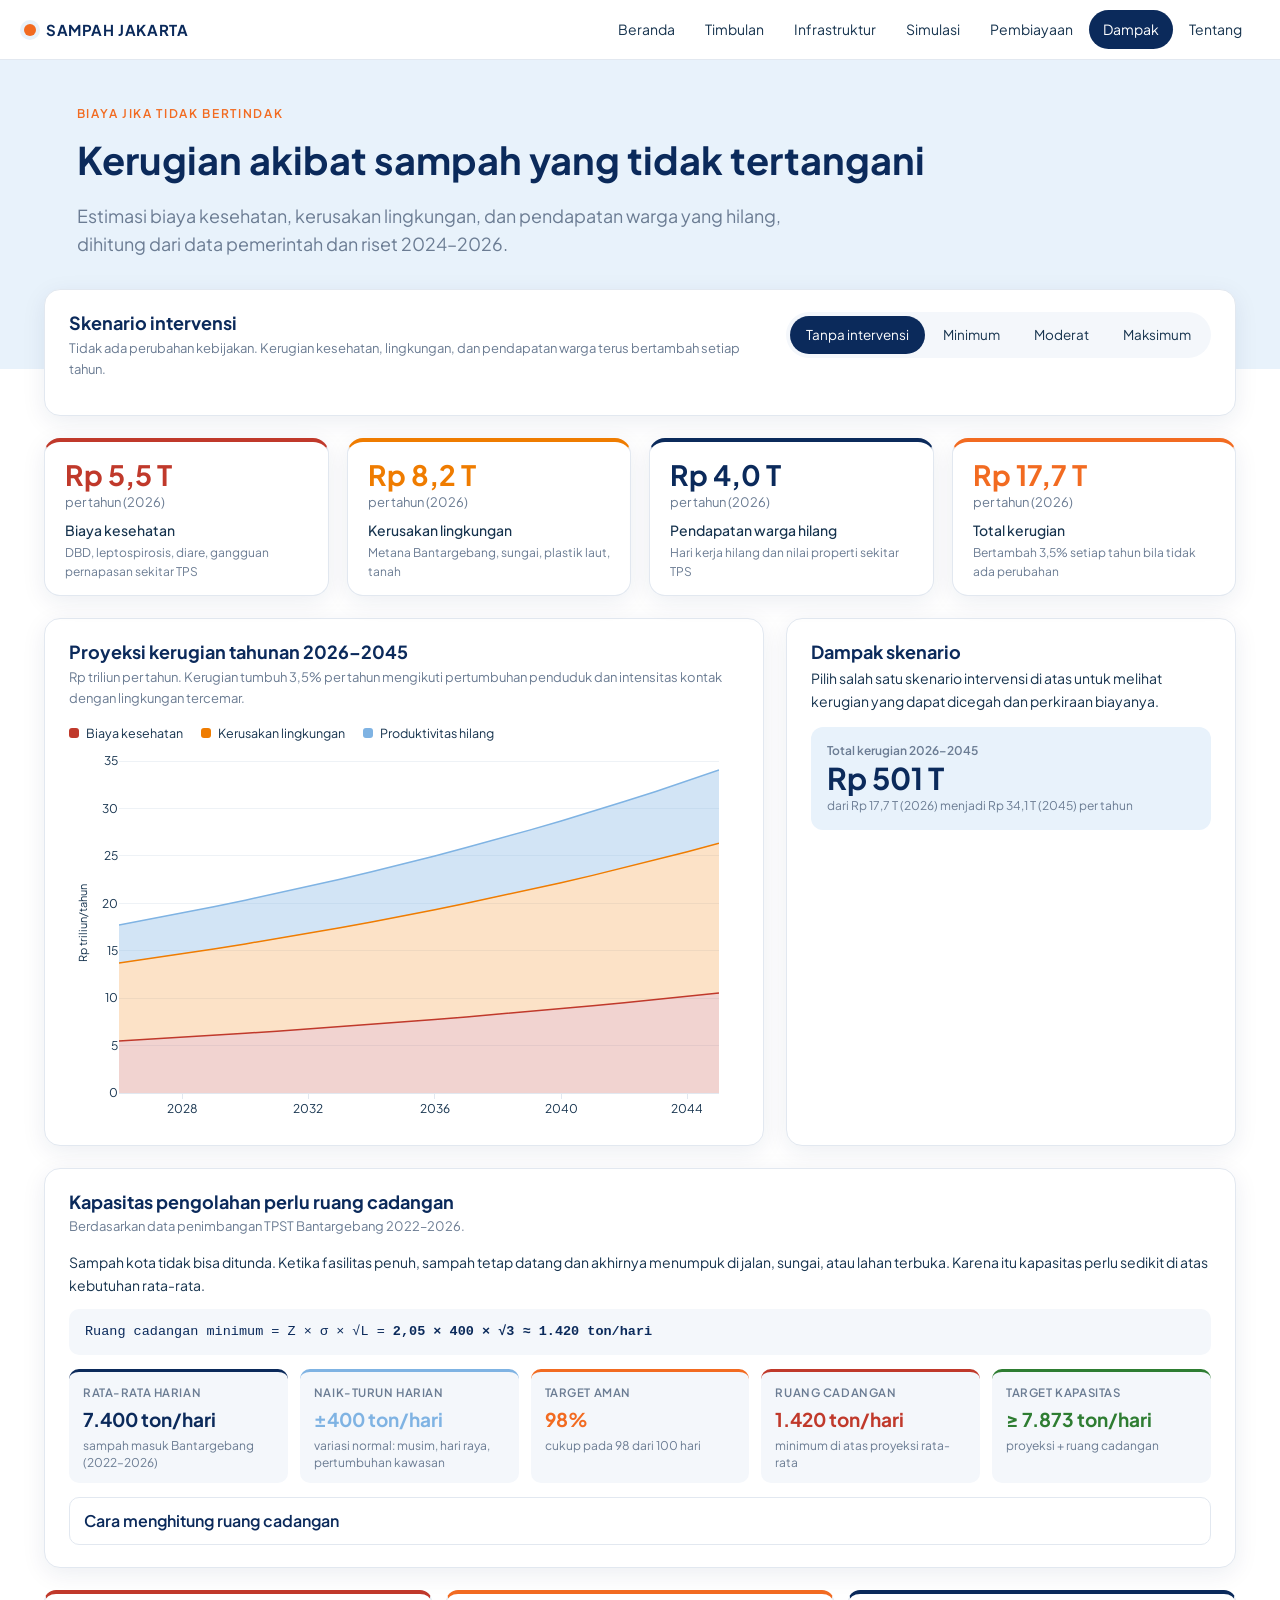
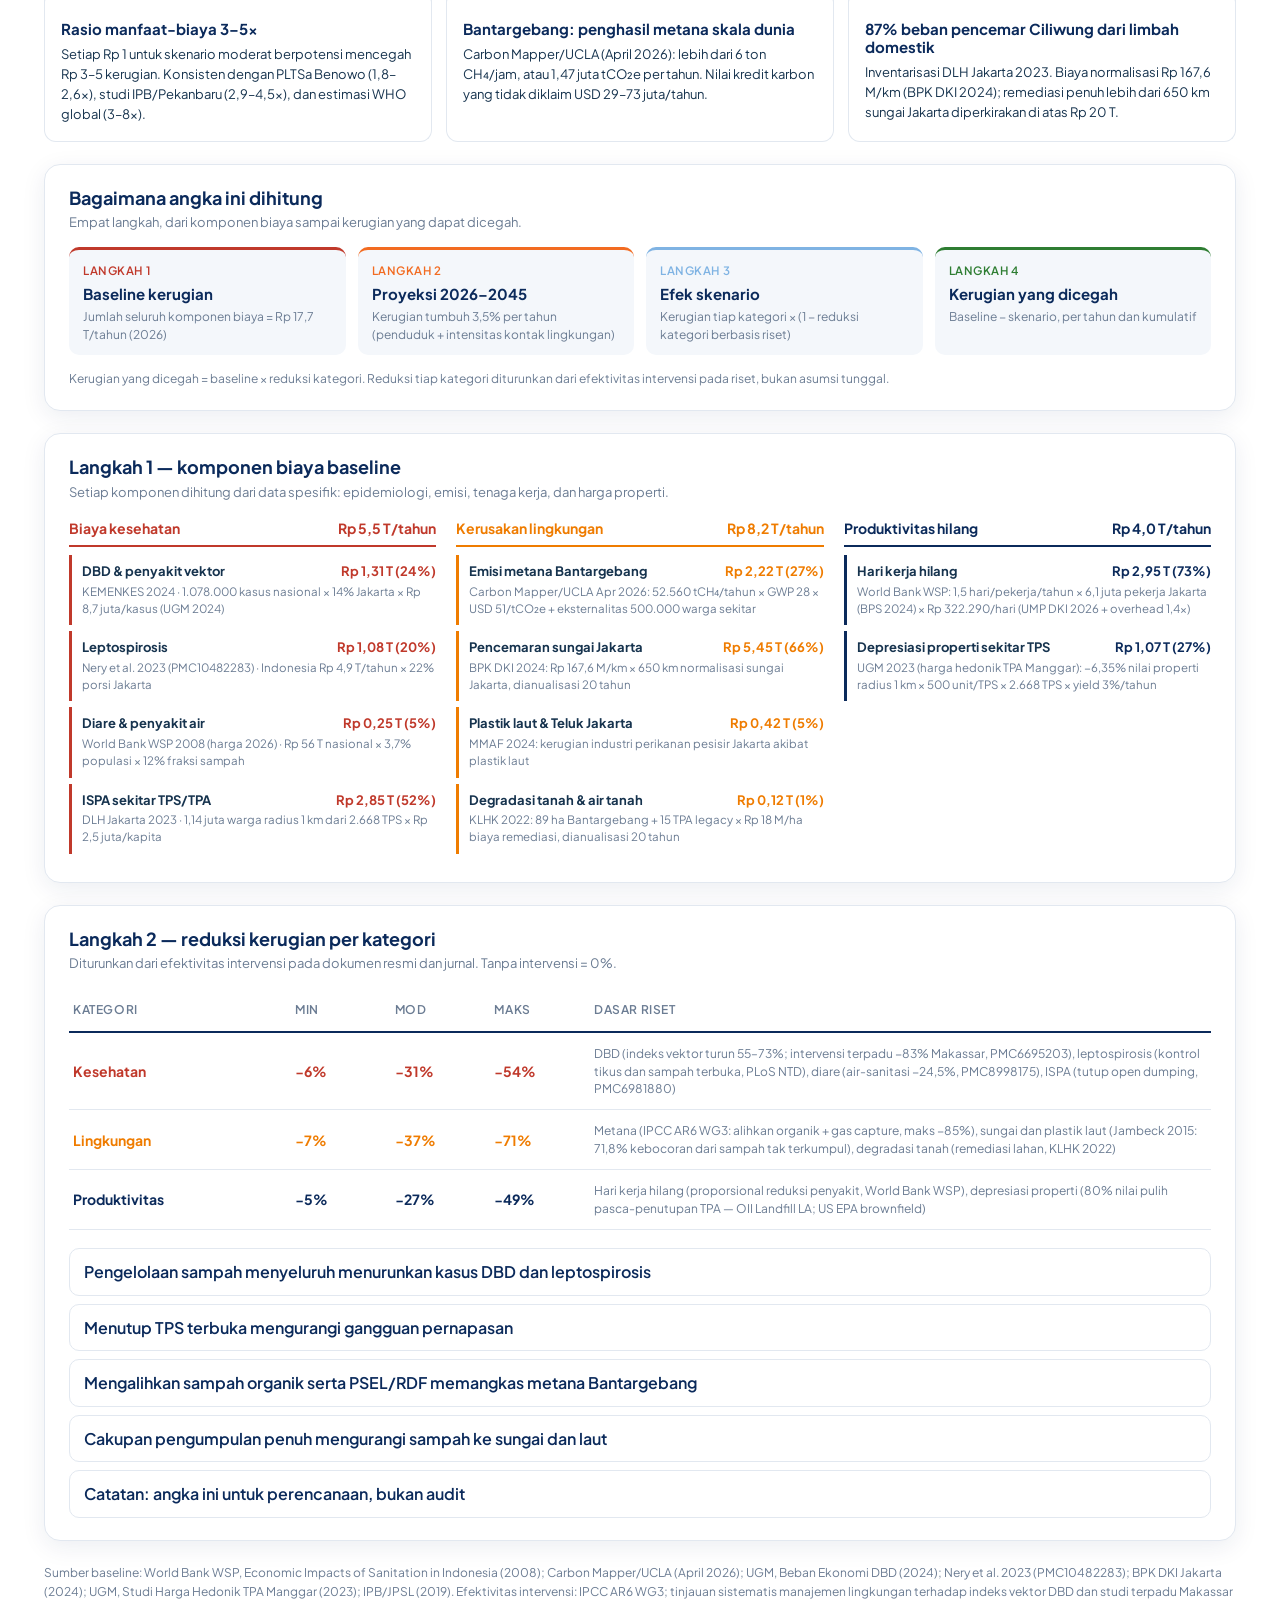
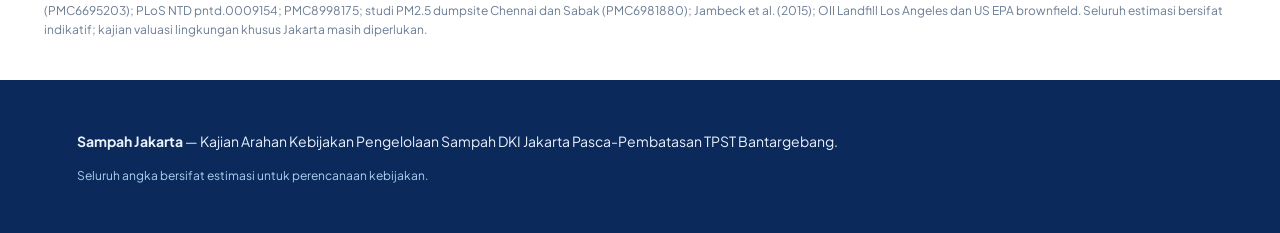
<file: dampak.html>
<!DOCTYPE html>
<html lang="id">
<head>
  <meta charset="utf-8">
  <meta name="viewport" content="width=device-width, initial-scale=1">
  <title>Dampak — Sampah Jakarta</title>
  <meta name="description" content="Estimasi kerugian kesehatan, lingkungan, dan produktivitas jika masalah sampah Jakarta tidak ditangani, 2026–2045.">
  <link rel="preconnect" href="https://fonts.googleapis.com">
  <link rel="preconnect" href="https://fonts.gstatic.com" crossorigin>
  <link href="https://fonts.googleapis.com/css2?family=Plus+Jakarta+Sans:wght@400;500;600;700&display=swap" rel="stylesheet">
  <link rel="stylesheet" href="css/style.css?v=20261119">
</head>
<body class="page">

  <nav class="topnav" aria-label="Navigasi utama">
    <a class="site-title" href="index.html"><span class="dot"></span>SAMPAH JAKARTA</a>
    <button class="nav-toggle" aria-label="Buka menu" aria-expanded="false">☰</button>
    <div class="topnav-links">
      <a href="index.html">Beranda</a>
      <a href="timbulan.html">Timbulan</a>
      <a href="infrastruktur.html">Infrastruktur</a>
      <a href="simulasi.html">Simulasi</a>
      <a href="pembiayaan.html">Pembiayaan</a>
      <a class="active" href="dampak.html">Dampak</a>
      <a href="tentang.html">Tentang</a>
    </div>
  </nav>

  <header class="page-header">
    <p class="eyebrow">Biaya jika tidak bertindak</p>
    <h1>Kerugian akibat sampah yang tidak tertangani</h1>
    <p class="lead">Estimasi biaya kesehatan, kerusakan lingkungan, dan pendapatan warga yang hilang, dihitung dari data pemerintah dan riset 2024–2026.</p>
  </header>

  <main class="page-body">
    <section class="panel sken-panel">
      <div class="panel-head panel-head-row">
        <div><h2>Skenario intervensi</h2><p id="sken-desc"></p></div>
        <div class="seg" id="seg" role="radiogroup" aria-label="Skenario"></div>
      </div>
    </section>

    <section class="stats stats-page stats-sim" aria-label="Kerugian 2026">
      <article class="stat stat-alert"><p class="stat-num" data-k="kes">–</p><p class="stat-unit" data-k="kes_d">per tahun (2026)</p><p class="stat-label">Biaya kesehatan</p><p class="stat-note">DBD, leptospirosis, diare, gangguan pernapasan sekitar TPS</p></article>
      <article class="stat" style="border-top-color:var(--siaga)"><p class="stat-num" style="color:var(--siaga)" data-k="lng">–</p><p class="stat-unit" data-k="lng_d">per tahun (2026)</p><p class="stat-label">Kerusakan lingkungan</p><p class="stat-note">Metana Bantargebang, sungai, plastik laut, tanah</p></article>
      <article class="stat"><p class="stat-num" data-k="prd">–</p><p class="stat-unit" data-k="prd_d">per tahun (2026)</p><p class="stat-label">Pendapatan warga hilang</p><p class="stat-note">Hari kerja hilang dan nilai properti sekitar TPS</p></article>
      <article class="stat stat-warn"><p class="stat-num" data-k="tot">–</p><p class="stat-unit" data-k="tot_d">per tahun (2026)</p><p class="stat-label">Total kerugian</p><p class="stat-note" data-k="tot_note"></p></article>
    </section>

    <section class="grid-2 grid-proj">
      <article class="panel">
        <div class="panel-head"><h2>Proyeksi kerugian tahunan 2026–2045</h2>
          <p>Rp triliun per tahun. Kerugian tumbuh 3,5% per tahun mengikuti pertumbuhan penduduk dan intensitas kontak dengan lingkungan tercemar.</p></div>
        <ul class="line-legend" id="dampak-legend"></ul>
        <div id="dampak-chart" class="proj-plot"></div>
      </article>
      <article class="panel" id="savings"></article>
    </section>

    <section class="panel">
      <div class="panel-head"><h2>Kapasitas pengolahan perlu ruang cadangan</h2>
        <p>Berdasarkan data penimbangan TPST Bantargebang 2022–2026.</p></div>
      <p class="body-text">Sampah kota tidak bisa ditunda. Ketika fasilitas penuh, sampah tetap datang dan akhirnya menumpuk di jalan,
        sungai, atau lahan terbuka. Karena itu kapasitas perlu sedikit di atas kebutuhan rata-rata.</p>
      <div class="formula">Ruang cadangan minimum = Z × σ × √L = <b data-k="sc_formula"></b></div>
      <div class="metric-row" id="safety"></div>
      <details class="asumsi-item"><summary>Cara menghitung ruang cadangan</summary>
        <div class="body-text">
          <p>Jumlah sampah harian naik-turun di sekitar rata-rata <b>7.400 ton</b> dengan variasi sekitar <b>±400 ton</b> per hari.
            Besarnya cadangan bergantung pada seberapa yakin kita ingin kapasitas selalu cukup. Bila naik-turunnya mengikuti
            pola kurva lonceng, tiap tingkat keyakinan punya angka pengalinya:</p>
          <table class="harga-table ladder"><thead><tr><th>Di atas rata-rata</th><th>Hari tercukupi</th></tr></thead>
            <tbody><tr><td>+1 σ</td><td>±84%</td></tr><tr><td>+1,64 σ</td><td>95%</td></tr><tr class="hl-row"><td>+2,05 σ</td><td>98%</td></tr><tr><td>+2,33 σ</td><td>99%</td></tr></tbody></table>
          <p>Target yang dipakai <b>98%</b>: fasilitas cukup pada 98 dari 100 hari, sehingga pengalinya 2,05. Masa tunggu 3 bulan
            diperhitungkan karena menambah kapasitas tidak instan. Asumsi distribusi normal adalah penyederhanaan. Data
            Februari–November 2023 tidak dipakai karena ada ketidaksesuaian satuan.</p>
        </div>
      </details>
    </section>

    <section class="skema-grid">
      <article class="skema-card" style="border-top-color:var(--kritis)"><h3>Rasio manfaat-biaya 3–5×</h3>
        <p>Setiap Rp 1 untuk skenario moderat berpotensi mencegah Rp 3–5 kerugian. Konsisten dengan PLTSa Benowo (1,8–2,6×), studi IPB/Pekanbaru (2,9–4,5×), dan estimasi WHO global (3–8×).</p></article>
      <article class="skema-card" style="border-top-color:var(--orange)"><h3>Bantargebang: penghasil metana skala dunia</h3>
        <p>Carbon Mapper/UCLA (April 2026): lebih dari 6 ton CH₄/jam, atau 1,47 juta tCO₂e per tahun. Nilai kredit karbon yang tidak diklaim USD 29–73 juta/tahun.</p></article>
      <article class="skema-card" style="border-top-color:var(--navy)"><h3>87% beban pencemar Ciliwung dari limbah domestik</h3>
        <p>Inventarisasi DLH Jakarta 2023. Biaya normalisasi Rp 167,6 M/km (BPK DKI 2024); remediasi penuh lebih dari 650 km sungai Jakarta diperkirakan di atas Rp 20 T.</p></article>
    </section>

    <section class="panel">
      <div class="panel-head"><h2>Bagaimana angka ini dihitung</h2><p>Empat langkah, dari komponen biaya sampai kerugian yang dapat dicegah.</p></div>
      <div class="metric-row steps" id="steps"></div>
      <p class="source-note">Kerugian yang dicegah = baseline × reduksi kategori. Reduksi tiap kategori diturunkan dari efektivitas intervensi pada riset, bukan asumsi tunggal.</p>
    </section>

    <section class="panel">
      <div class="panel-head"><h2>Langkah 1 — komponen biaya baseline</h2><p>Setiap komponen dihitung dari data spesifik: epidemiologi, emisi, tenaga kerja, dan harga properti.</p></div>
      <div class="komp-cols" id="komponen"></div>
    </section>

    <section class="panel">
      <div class="panel-head"><h2>Langkah 2 — reduksi kerugian per kategori</h2><p>Diturunkan dari efektivitas intervensi pada dokumen resmi dan jurnal. Tanpa intervensi = 0%.</p></div>
      <div class="red-table" id="reduksi"></div>
      <div class="asumsi" id="riset" style="margin-top:18px"></div>
    </section>

    <p class="source-note">Sumber baseline: World Bank WSP, Economic Impacts of Sanitation in Indonesia (2008); Carbon Mapper/UCLA (April 2026);
      UGM, Beban Ekonomi DBD (2024); Nery et al. 2023 (PMC10482283); BPK DKI Jakarta (2024); UGM, Studi Harga Hedonik TPA Manggar (2023);
      IPB/JPSL (2019). Efektivitas intervensi: IPCC AR6 WG3; tinjauan sistematis manajemen lingkungan terhadap indeks vektor DBD dan studi
      terpadu Makassar (PMC6695203); PLoS NTD pntd.0009154; PMC8998175; studi PM2.5 dumpsite Chennai dan Sabak (PMC6981880); Jambeck et al.
      (2015); OII Landfill Los Angeles dan US EPA brownfield. Seluruh estimasi bersifat indikatif; kajian valuasi lingkungan khusus Jakarta masih diperlukan.</p>
  </main>

  <footer class="footer">
    <p><b>Sampah Jakarta</b> — Kajian Arahan Kebijakan Pengelolaan Sampah DKI Jakarta Pasca-Pembatasan TPST Bantargebang.</p>
    <p class="small">Seluruh angka bersifat estimasi untuk perencanaan kebijakan.</p>
  </footer>

  <script src="https://cdn.plot.ly/plotly-2.35.2.min.js"></script>
  <script src="js/common.js?v=20261119"></script>
  <script src="js/dampak-model.js?v=20261119"></script>
  <script src="js/dampak.js?v=20261119"></script>
</body>
</html>
</file>
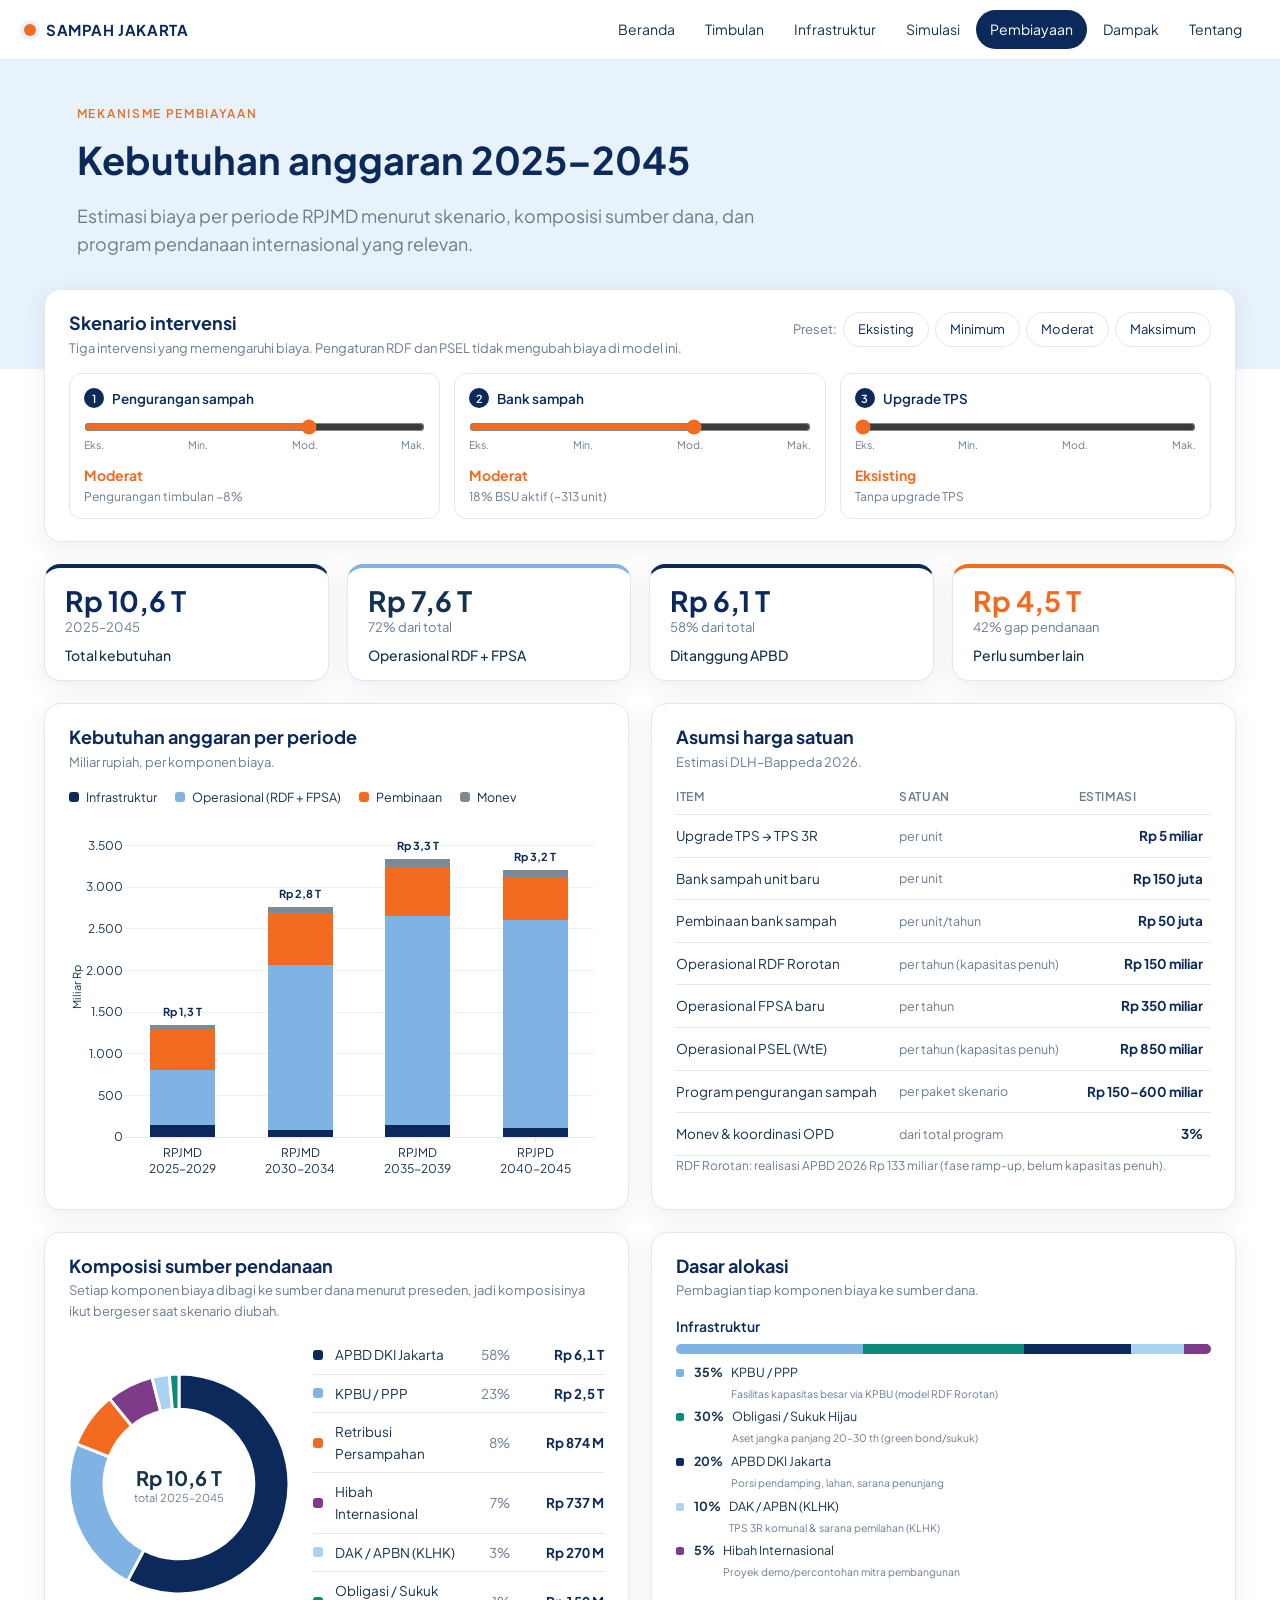
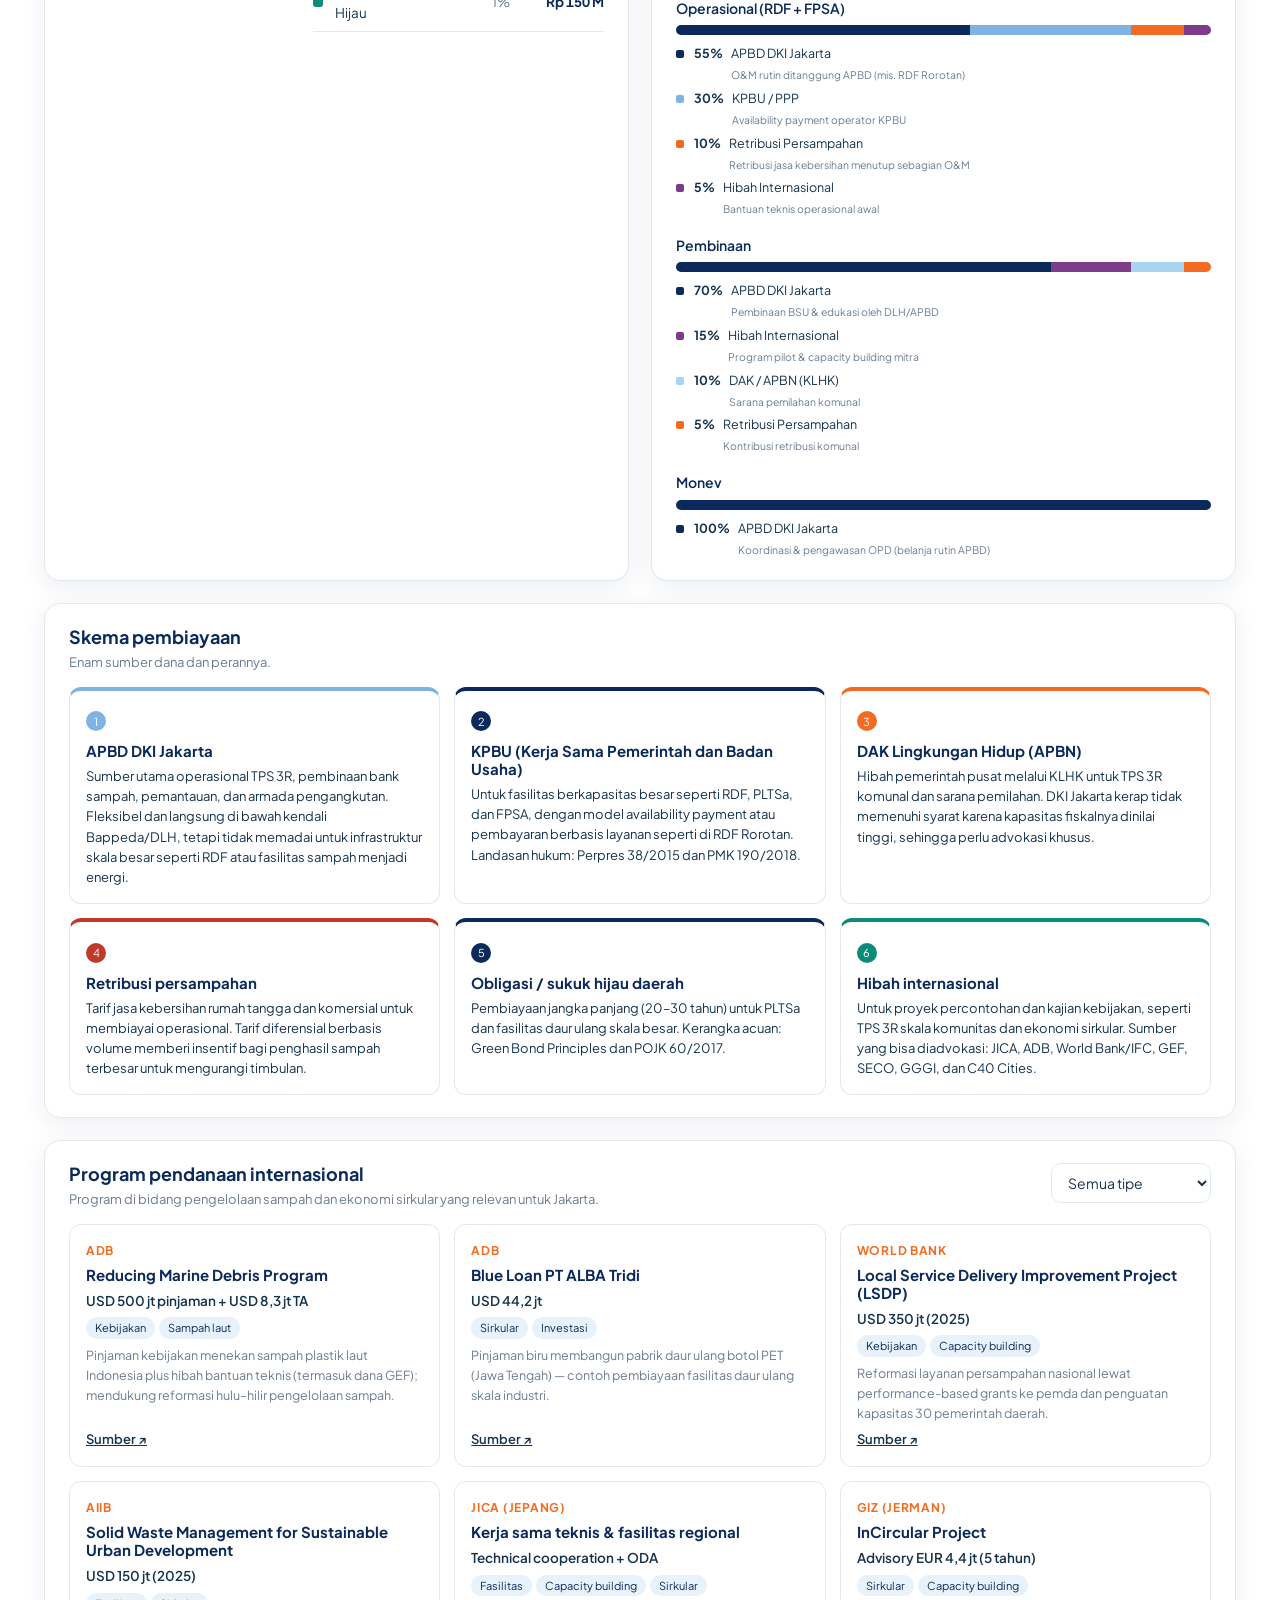
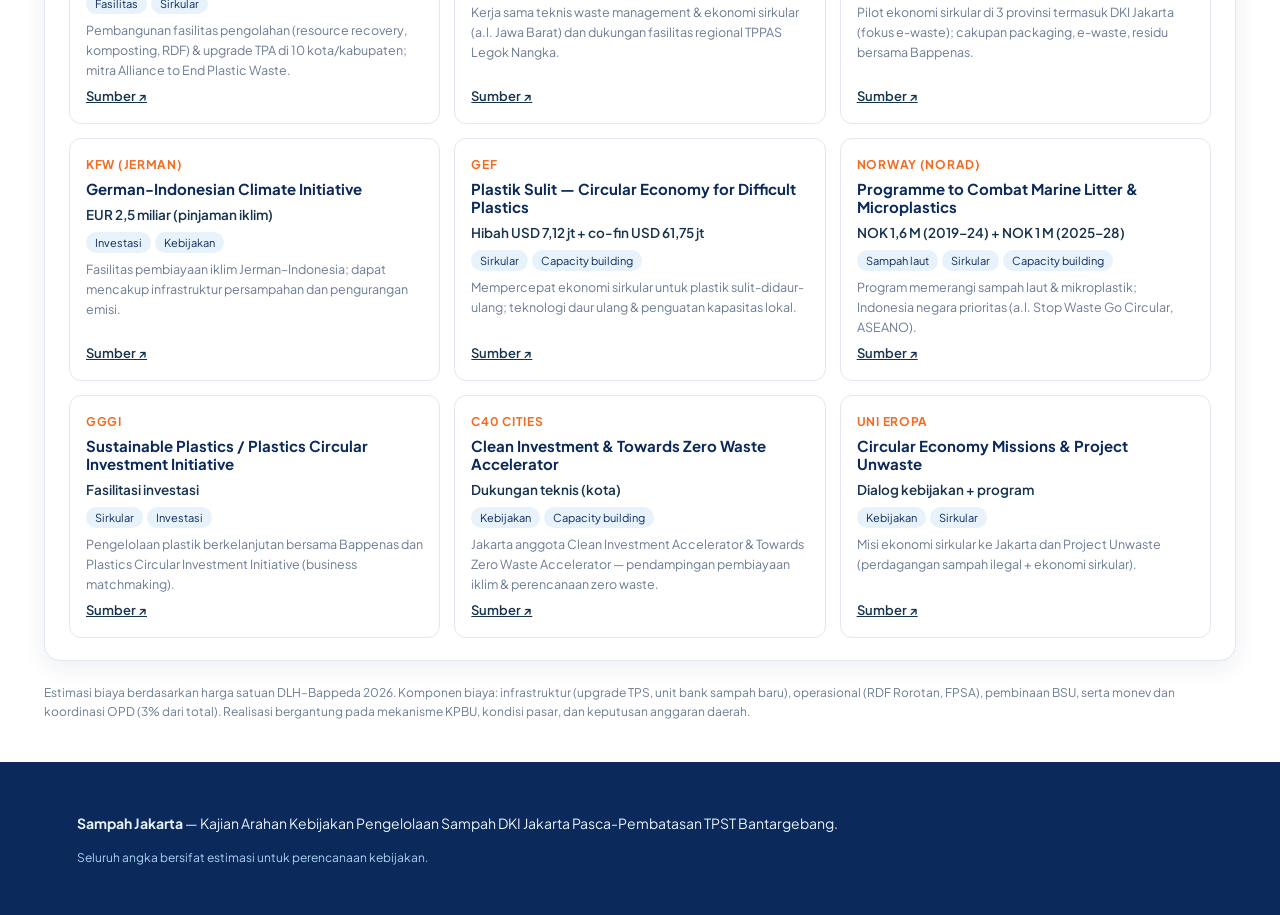
<file: pembiayaan.html>
<!DOCTYPE html>
<html lang="id">
<head>
  <meta charset="utf-8">
  <meta name="viewport" content="width=device-width, initial-scale=1">
  <title>Pembiayaan — Sampah Jakarta</title>
  <meta name="description" content="Estimasi kebutuhan anggaran pengelolaan sampah Jakarta 2025–2045, komposisi sumber dana, dan katalog donor.">
  <link rel="preconnect" href="https://fonts.googleapis.com">
  <link rel="preconnect" href="https://fonts.gstatic.com" crossorigin>
  <link href="https://fonts.googleapis.com/css2?family=Plus+Jakarta+Sans:wght@400;500;600;700&display=swap" rel="stylesheet">
  <link rel="stylesheet" href="css/style.css?v=20261119">
</head>
<body class="page">

  <nav class="topnav" aria-label="Navigasi utama">
    <a class="site-title" href="index.html"><span class="dot"></span>SAMPAH JAKARTA</a>
    <button class="nav-toggle" aria-label="Buka menu" aria-expanded="false">☰</button>
    <div class="topnav-links">
      <a href="index.html">Beranda</a>
      <a href="timbulan.html">Timbulan</a>
      <a href="infrastruktur.html">Infrastruktur</a>
      <a href="simulasi.html">Simulasi</a>
      <a class="active" href="pembiayaan.html">Pembiayaan</a>
      <a href="dampak.html">Dampak</a>
      <a href="tentang.html">Tentang</a>
    </div>
  </nav>

  <header class="page-header">
    <p class="eyebrow">Mekanisme pembiayaan</p>
    <h1>Kebutuhan anggaran 2025–2045</h1>
    <p class="lead">Estimasi biaya per periode RPJMD menurut skenario, komposisi sumber dana, dan program pendanaan internasional yang relevan.</p>
  </header>

  <main class="page-body">
    <section class="panel sken-panel" aria-label="Pengaturan skenario">
      <div class="panel-head panel-head-row">
        <div><h2>Skenario intervensi</h2><p>Tiga intervensi yang memengaruhi biaya. Pengaturan RDF dan PSEL tidak mengubah biaya di model ini.</p></div>
        <div class="preset-row">
          <span>Preset:</span>
          <button class="btn-chip" data-preset="eksisting">Eksisting</button>
          <button class="btn-chip" data-preset="minimum">Minimum</button>
          <button class="btn-chip" data-preset="moderat">Moderat</button>
          <button class="btn-chip" data-preset="maksimum">Maksimum</button>
        </div>
      </div>
      <div id="sken-grid" class="sken-grid sken-grid-3"></div>
    </section>

    <section class="stats stats-page stats-sim" aria-label="Ringkasan biaya">
      <article class="stat"><p class="stat-num" data-k="total">–</p><p class="stat-unit">2025–2045</p><p class="stat-label">Total kebutuhan</p></article>
      <article class="stat" style="border-top-color:#7FB3E3"><p class="stat-num" style="color:#16334E" data-k="ops">–</p><p class="stat-unit" data-k="ops_pct">–</p><p class="stat-label">Operasional RDF + FPSA</p></article>
      <article class="stat" style="border-top-color:#0B2A5B"><p class="stat-num" data-k="apbd">–</p><p class="stat-unit" data-k="apbd_pct">–</p><p class="stat-label">Ditanggung APBD</p></article>
      <article class="stat stat-warn"><p class="stat-num" data-k="gap">–</p><p class="stat-unit" data-k="gap_pct">–</p><p class="stat-label">Perlu sumber lain</p></article>
    </section>

    <section class="grid-2">
      <article class="panel">
        <div class="panel-head"><h2>Kebutuhan anggaran per periode</h2><p>Miliar rupiah, per komponen biaya.</p></div>
        <ul class="line-legend" id="bar-legend"></ul>
        <div id="anggaran" class="proj-plot"></div>
      </article>
      <article class="panel">
        <div class="panel-head"><h2>Asumsi harga satuan</h2><p>Estimasi DLH–Bappeda 2026.</p></div>
        <table class="harga-table" id="harga"></table>
        <p class="source-note">RDF Rorotan: realisasi APBD 2026 Rp 133 miliar (fase ramp-up, belum kapasitas penuh).</p>
      </article>
    </section>

    <section class="grid-2">
      <article class="panel">
        <div class="panel-head"><h2>Komposisi sumber pendanaan</h2>
          <p>Setiap komponen biaya dibagi ke sumber dana menurut preseden, jadi komposisinya ikut bergeser saat skenario diubah.</p></div>
        <div class="fund-grid"><div id="donut-dana" class="donut"></div><div id="dana-list" class="dana-list"></div></div>
      </article>
      <article class="panel">
        <div class="panel-head"><h2>Dasar alokasi</h2><p>Pembagian tiap komponen biaya ke sumber dana.</p></div>
        <div id="alokasi" class="alokasi"></div>
      </article>
    </section>

    <section class="panel">
      <div class="panel-head"><h2>Skema pembiayaan</h2><p>Enam sumber dana dan perannya.</p></div>
      <div id="skema" class="skema-grid"></div>
    </section>

    <section class="panel">
      <div class="panel-head panel-head-row">
        <div><h2>Program pendanaan internasional</h2><p>Program di bidang pengelolaan sampah dan ekonomi sirkular yang relevan untuk Jakarta.</p></div>
        <select id="donor-filter" class="select" aria-label="Filter tipe program"><option value="">Semua tipe</option></select>
      </div>
      <div id="donor" class="donor-grid"></div>
    </section>

    <p class="source-note">Estimasi biaya berdasarkan harga satuan DLH–Bappeda 2026. Komponen biaya: infrastruktur (upgrade TPS, unit bank
      sampah baru), operasional (RDF Rorotan, FPSA), pembinaan BSU, serta monev dan koordinasi OPD (3% dari total). Realisasi
      bergantung pada mekanisme KPBU, kondisi pasar, dan keputusan anggaran daerah.</p>
  </main>

  <footer class="footer">
    <p><b>Sampah Jakarta</b> — Kajian Arahan Kebijakan Pengelolaan Sampah DKI Jakarta Pasca-Pembatasan TPST Bantargebang.</p>
    <p class="small">Seluruh angka bersifat estimasi untuk perencanaan kebijakan.</p>
  </footer>

  <script src="https://cdn.plot.ly/plotly-2.35.2.min.js"></script>
  <script src="js/common.js?v=20261119"></script>
  <script src="js/sim.js?v=20261119"></script>
  <script src="js/skenario.js?v=20261119"></script>
  <script src="js/pembiayaan.js?v=20261119"></script>
</body>
</html>
</file>
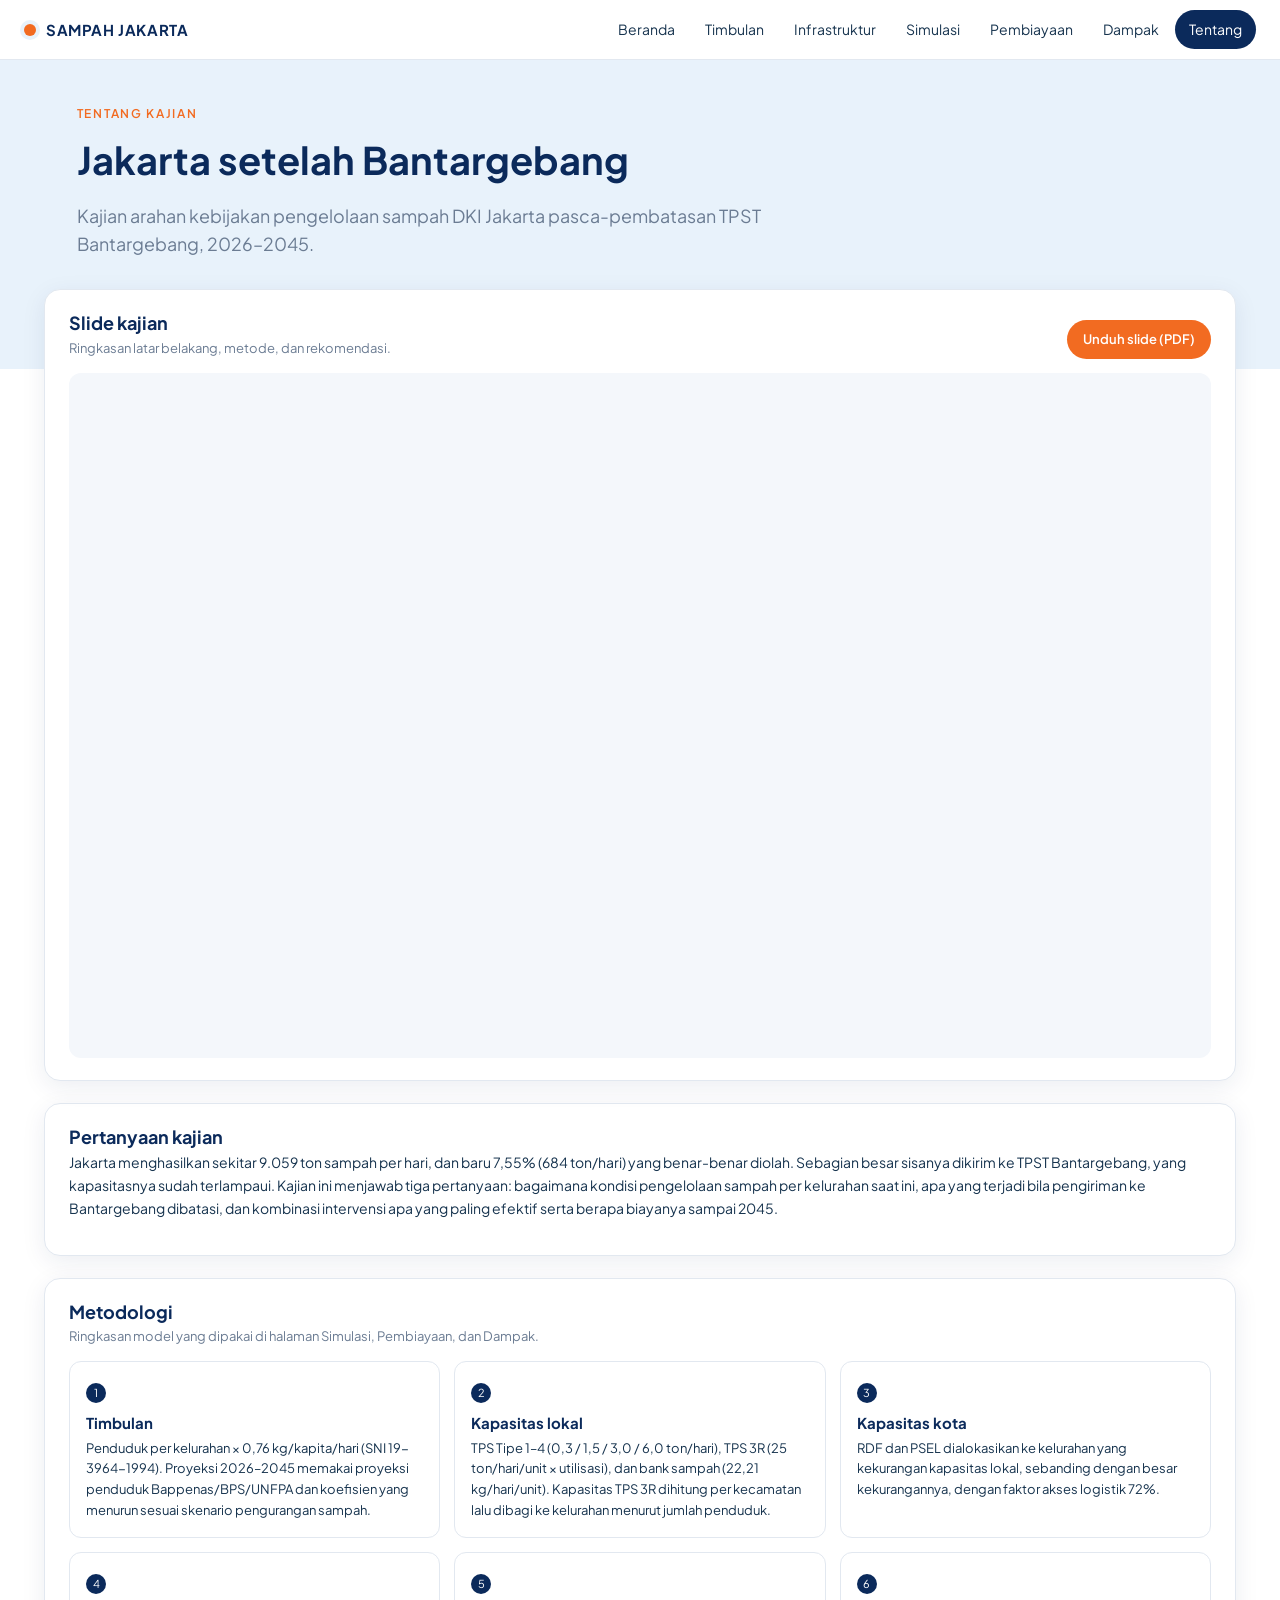
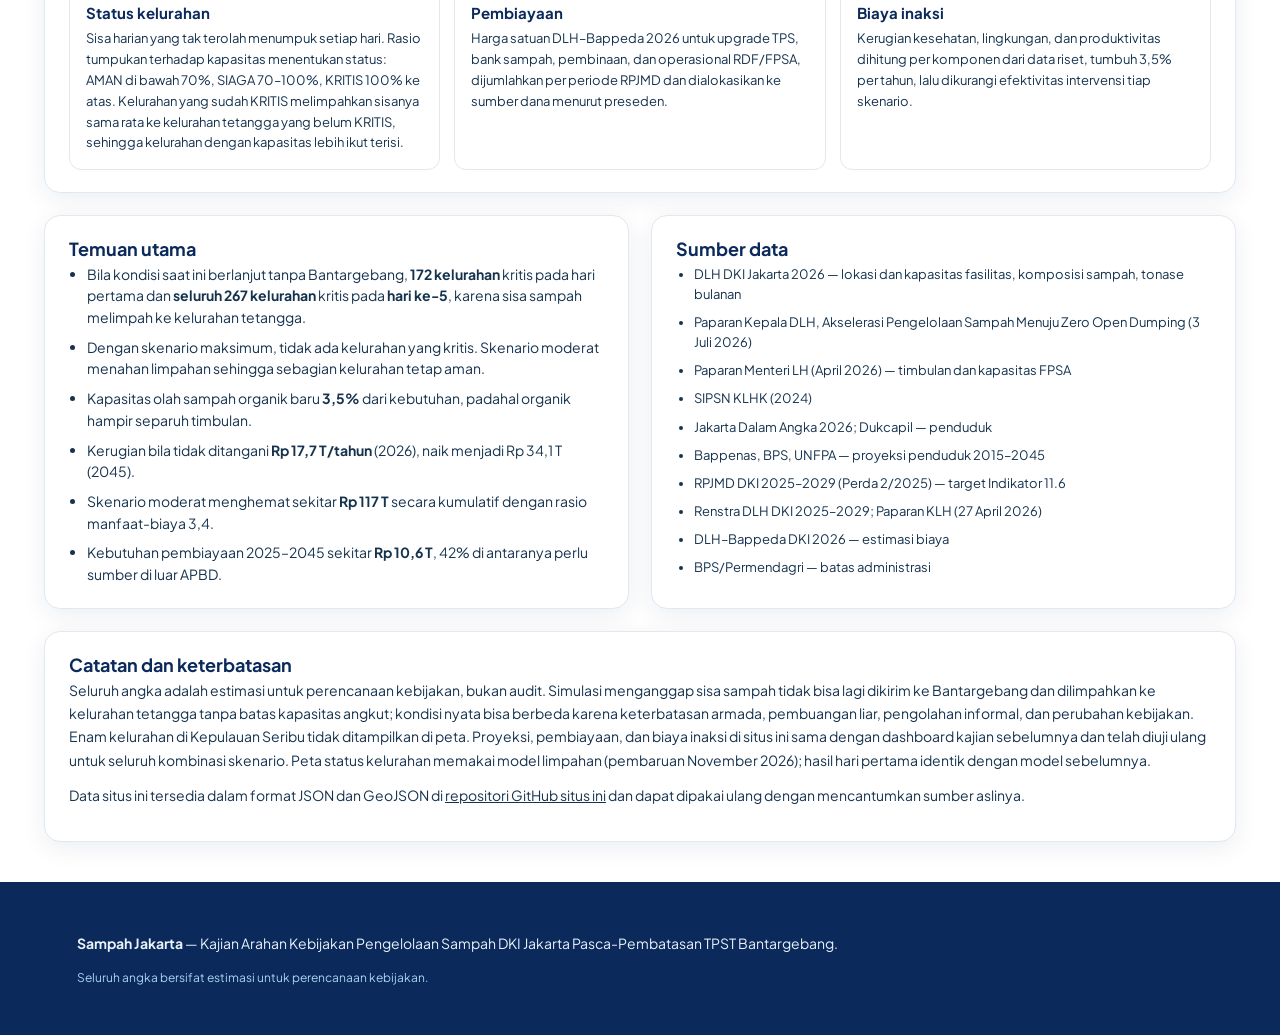
<file: tentang.html>
<!DOCTYPE html>
<html lang="id">
<head>
  <meta charset="utf-8">
  <meta name="viewport" content="width=device-width, initial-scale=1">
  <title>Tentang — Sampah Jakarta</title>
  <meta name="description" content="Tentang kajian pengelolaan sampah DKI Jakarta pasca-pembatasan TPST Bantargebang: slide, metodologi, dan sumber data.">
  <link rel="preconnect" href="https://fonts.googleapis.com">
  <link rel="preconnect" href="https://fonts.gstatic.com" crossorigin>
  <link href="https://fonts.googleapis.com/css2?family=Plus+Jakarta+Sans:wght@400;500;600;700&display=swap" rel="stylesheet">
  <link rel="stylesheet" href="css/style.css?v=20261119">
</head>
<body class="page">

  <nav class="topnav" aria-label="Navigasi utama">
    <a class="site-title" href="index.html"><span class="dot"></span>SAMPAH JAKARTA</a>
    <button class="nav-toggle" aria-label="Buka menu" aria-expanded="false">☰</button>
    <div class="topnav-links">
      <a href="index.html">Beranda</a>
      <a href="timbulan.html">Timbulan</a>
      <a href="infrastruktur.html">Infrastruktur</a>
      <a href="simulasi.html">Simulasi</a>
      <a href="pembiayaan.html">Pembiayaan</a>
      <a href="dampak.html">Dampak</a>
      <a class="active" href="tentang.html">Tentang</a>
    </div>
  </nav>

  <header class="page-header">
    <p class="eyebrow">Tentang kajian</p>
    <h1>Jakarta setelah Bantargebang</h1>
    <p class="lead">Kajian arahan kebijakan pengelolaan sampah DKI Jakarta pasca-pembatasan TPST Bantargebang, 2026–2045.</p>
  </header>

  <main class="page-body">
    <section class="panel sken-panel">
      <div class="panel-head panel-head-row">
        <div><h2>Slide kajian</h2><p>Ringkasan latar belakang, metode, dan rekomendasi.</p></div>
        <a class="btn btn-primary btn-sm" target="_blank" rel="noopener"
          href="https://docs.google.com/presentation/d/e/2PACX-1vSWDKHH0V3ysVYbf6maJlN0EHSbIoh-5COMPHlapEUoTyPPklEMxV8flZEtVOJUz16meml22AWn3_M7/export/pdf">Unduh slide (PDF)</a>
      </div>
      <div class="slides-box">
        <iframe title="Slide kajian" loading="lazy" allowfullscreen
          src="https://docs.google.com/presentation/d/e/2PACX-1vSWDKHH0V3ysVYbf6maJlN0EHSbIoh-5COMPHlapEUoTyPPklEMxV8flZEtVOJUz16meml22AWn3_M7/embed?start=false&loop=false&delayms=3000"></iframe>
      </div>
    </section>

    <section class="panel">
      <div class="panel-head"><h2>Pertanyaan kajian</h2></div>
      <p class="body-text">Jakarta menghasilkan sekitar 9.059 ton sampah per hari, dan baru 7,55% (684 ton/hari) yang benar-benar diolah.
        Sebagian besar sisanya dikirim ke TPST Bantargebang, yang kapasitasnya sudah terlampaui. Kajian ini menjawab tiga pertanyaan:
        bagaimana kondisi pengelolaan sampah per kelurahan saat ini, apa yang terjadi bila pengiriman ke Bantargebang dibatasi, dan
        kombinasi intervensi apa yang paling efektif serta berapa biayanya sampai 2045.</p>
    </section>

    <section class="panel">
      <div class="panel-head"><h2>Metodologi</h2><p>Ringkasan model yang dipakai di halaman Simulasi, Pembiayaan, dan Dampak.</p></div>
      <div class="method-grid">
        <article class="method">
          <span class="sken-no">1</span><h3>Timbulan</h3>
          <p>Penduduk per kelurahan × 0,76 kg/kapita/hari (SNI 19-3964-1994). Proyeksi 2026–2045 memakai proyeksi penduduk
            Bappenas/BPS/UNFPA dan koefisien yang menurun sesuai skenario pengurangan sampah.</p>
        </article>
        <article class="method">
          <span class="sken-no">2</span><h3>Kapasitas lokal</h3>
          <p>TPS Tipe 1–4 (0,3 / 1,5 / 3,0 / 6,0 ton/hari), TPS 3R (25 ton/hari/unit × utilisasi), dan bank sampah
            (22,21 kg/hari/unit). Kapasitas TPS 3R dihitung per kecamatan lalu dibagi ke kelurahan menurut jumlah penduduk.</p>
        </article>
        <article class="method">
          <span class="sken-no">3</span><h3>Kapasitas kota</h3>
          <p>RDF dan PSEL dialokasikan ke kelurahan yang kekurangan kapasitas lokal, sebanding dengan besar kekurangannya, dengan
            faktor akses logistik 72%.</p>
        </article>
        <article class="method">
          <span class="sken-no">4</span><h3>Status kelurahan</h3>
          <p>Sisa harian yang tak terolah menumpuk setiap hari. Rasio tumpukan terhadap kapasitas menentukan status:
            AMAN di bawah 70%, SIAGA 70–100%, KRITIS 100% ke atas. Kelurahan yang sudah KRITIS melimpahkan sisanya sama
            rata ke kelurahan tetangga yang belum KRITIS, sehingga kelurahan dengan kapasitas lebih ikut terisi.</p>
        </article>
        <article class="method">
          <span class="sken-no">5</span><h3>Pembiayaan</h3>
          <p>Harga satuan DLH–Bappeda 2026 untuk upgrade TPS, bank sampah, pembinaan, dan operasional RDF/FPSA, dijumlahkan per
            periode RPJMD dan dialokasikan ke sumber dana menurut preseden.</p>
        </article>
        <article class="method">
          <span class="sken-no">6</span><h3>Biaya inaksi</h3>
          <p>Kerugian kesehatan, lingkungan, dan produktivitas dihitung per komponen dari data riset, tumbuh 3,5% per tahun,
            lalu dikurangi efektivitas intervensi tiap skenario.</p>
        </article>
      </div>
    </section>

    <section class="grid-2">
      <article class="panel">
        <div class="panel-head"><h2>Temuan utama</h2></div>
        <ul class="find-list">
          <li>Bila kondisi saat ini berlanjut tanpa Bantargebang, <b>172 kelurahan</b> kritis pada hari pertama dan
            <b>seluruh 267 kelurahan</b> kritis pada <b>hari ke-5</b>, karena sisa sampah melimpah ke kelurahan tetangga.</li>
          <li>Dengan skenario maksimum, tidak ada kelurahan yang kritis. Skenario moderat menahan limpahan sehingga sebagian kelurahan tetap aman.</li>
          <li>Kapasitas olah sampah organik baru <b>3,5%</b> dari kebutuhan, padahal organik hampir separuh timbulan.</li>
          <li>Kerugian bila tidak ditangani <b>Rp 17,7 T/tahun</b> (2026), naik menjadi Rp 34,1 T (2045).</li>
          <li>Skenario moderat menghemat sekitar <b>Rp 117 T</b> secara kumulatif dengan rasio manfaat-biaya 3,4.</li>
          <li>Kebutuhan pembiayaan 2025–2045 sekitar <b>Rp 10,6 T</b>, 42% di antaranya perlu sumber di luar APBD.</li>
        </ul>
      </article>
      <article class="panel">
        <div class="panel-head"><h2>Sumber data</h2></div>
        <ul class="src-list">
          <li>DLH DKI Jakarta 2026 — lokasi dan kapasitas fasilitas, komposisi sampah, tonase bulanan</li>
          <li>Paparan Kepala DLH, Akselerasi Pengelolaan Sampah Menuju Zero Open Dumping (3 Juli 2026)</li>
          <li>Paparan Menteri LH (April 2026) — timbulan dan kapasitas FPSA</li>
          <li>SIPSN KLHK (2024)</li>
          <li>Jakarta Dalam Angka 2026; Dukcapil — penduduk</li>
          <li>Bappenas, BPS, UNFPA — proyeksi penduduk 2015–2045</li>
          <li>RPJMD DKI 2025–2029 (Perda 2/2025) — target Indikator 11.6</li>
          <li>Renstra DLH DKI 2025–2029; Paparan KLH (27 April 2026)</li>
          <li>DLH–Bappeda DKI 2026 — estimasi biaya</li>
          <li>BPS/Permendagri — batas administrasi</li>
        </ul>
      </article>
    </section>

    <section class="panel">
      <div class="panel-head"><h2>Catatan dan keterbatasan</h2></div>
      <p class="body-text">Seluruh angka adalah estimasi untuk perencanaan kebijakan, bukan audit. Simulasi menganggap sisa sampah tidak bisa
        lagi dikirim ke Bantargebang dan dilimpahkan ke kelurahan tetangga tanpa batas kapasitas angkut; kondisi nyata bisa berbeda
        karena keterbatasan armada, pembuangan liar, pengolahan informal, dan perubahan kebijakan. Enam kelurahan di Kepulauan Seribu tidak ditampilkan di peta. Proyeksi, pembiayaan, dan biaya inaksi di situs ini sama
        dengan dashboard kajian sebelumnya dan telah diuji ulang untuk seluruh kombinasi skenario. Peta status kelurahan memakai model
        limpahan (pembaruan November 2026); hasil hari pertama identik dengan model sebelumnya.</p>
      <p class="body-text">Data situs ini tersedia dalam format JSON dan GeoJSON di <a href="https://github.com/sampah-jakarta/sampah-jakarta.github.io/tree/main/data" target="_blank" rel="noopener">repositori GitHub situs ini</a> dan dapat dipakai ulang
        dengan mencantumkan sumber aslinya.</p>
    </section>
  </main>

  <footer class="footer">
    <p><b>Sampah Jakarta</b> — Kajian Arahan Kebijakan Pengelolaan Sampah DKI Jakarta Pasca-Pembatasan TPST Bantargebang.</p>
    <p class="small">Seluruh angka bersifat estimasi untuk perencanaan kebijakan.</p>
  </footer>

  <script src="js/common.js?v=20261119"></script>
</body>
</html>
</file>
<file: css/style.css>
/* Gaya bersama situs statis. Kerangka mengikuti crossing-sg (DEP5118), kulit gaya dashboard modern. */
:root {
  --navy: #0B2A5B;
  --navy-soft: #16334E;
  --orange: #F26B21;
  --blue-light: #E8F2FB;
  --blue-mid: #7FB3E3;
  --blue-baby: #A9D3F0;
  --amber: #EF7C00;
  --red: #C0392B;
  --ink: #16334E;
  --muted: #6B7C93;
  --bg: #FFFFFF;
  --card: #ffffff;
  --line: #E2E8F0;
  --radius: 16px;
  --shadow: 0 6px 24px rgba(11, 42, 91, 0.08);
  --aman: #2E7D32;
  --siaga: #EF7C00;
  --kritis: #C0392B;
}

* { box-sizing: border-box; }
html { scroll-behavior: smooth; }
body { margin: 0; font-family: 'Plus Jakarta Sans', system-ui, sans-serif; color: var(--ink); background: var(--bg); line-height: 1.6; }
a { color: var(--navy-soft); }
h1, h2, h3 { line-height: 1.2; margin: 0 0 .5em; }

/* ---------- Navigasi ---------- */
.topnav { position: sticky; top: 0; z-index: 50; display: flex; align-items: center; justify-content: space-between;
  padding: 0 24px; height: 60px; background: rgba(255, 255, 255, .92); backdrop-filter: blur(8px);
  border-bottom: 1px solid var(--line); }
.site-title { display: flex; align-items: center; gap: 10px; font-weight: 700; letter-spacing: .04em; color: var(--navy);
  text-decoration: none; font-size: 15px; }
.site-title .dot { width: 12px; height: 12px; border-radius: 50%; background: var(--orange); box-shadow: 0 0 0 4px var(--blue-light); }
.topnav-links { display: flex; gap: 2px; }
.topnav-links a { padding: 8px 14px; border-radius: 999px; color: var(--ink); text-decoration: none; font-size: 14px; }
.topnav-links a:hover { background: var(--blue-light); }
.topnav-links a.active { background: var(--navy); color: #fff; }
.nav-toggle { display: none; background: none; border: 0; font-size: 22px; cursor: pointer; }

/* ---------- Tombol ---------- */
.btn { display: inline-block; padding: 12px 22px; border-radius: 999px; font-weight: 600; font-size: 14px;
  text-decoration: none; transition: transform .15s ease, background-color .15s ease; }
.btn:hover { transform: translateY(-1px); }
.btn-primary { background: var(--orange); color: #fff; }
.btn-primary:hover { background: var(--navy-soft); }
.btn-ghost { border: 1.5px solid rgba(255, 255, 255, .8); color: #fff; }
.btn-ghost:hover { background: rgba(255, 255, 255, .12); }
.btn-sm { padding: 9px 16px; font-size: 13px; margin-top: 8px; }

/* ---------- Hero ---------- */
.hero { position: relative; height: calc(100vh - 60px - 110px); height: calc(100svh - 60px - 110px); min-height: 360px; display: flex; align-items: center; padding: 32px 6vw 100px; color: #fff;
  background:
    linear-gradient(100deg, rgba(8, 33, 74, .88) 0%, rgba(8, 33, 74, .55) 55%, rgba(8, 33, 74, .25) 100%),
    url('../assets/hero.jpg') center / cover,
    radial-gradient(circle at 80% 20%, #1d4f8f, #08214A 70%); }
.hero-text { max-width: 1000px; }
.eyebrow { text-transform: uppercase; letter-spacing: .14em; font-size: 12px; font-weight: 600; color: #A9D3F0; margin: 0 0 14px; }
.hero h1 { font-size: clamp(28px, 3.4vw, 46px); font-weight: 700; }
.hero .hl { color: #F7A06B; }
.lead { font-size: clamp(15px, 1.4vw, 18px); color: #E8F2FB; max-width: 720px; margin: 0; }
.hero-buttons { display: flex; flex-wrap: wrap; gap: 12px; margin-top: 22px; }
.credit { position: absolute; right: 18px; bottom: 92px; margin: 0; font-size: 11px; color: rgba(255, 255, 255, .7); }
.credit a { color: inherit; }

/* ---------- Kartu angka ---------- */
.stats { position: relative; z-index: 5; display: grid; grid-template-columns: repeat(4, 1fr); gap: 18px;
  max-width: 1180px; margin: -90px auto 0; padding: 0 24px; }
.stat { background: var(--card); border: 1px solid var(--line); border-radius: var(--radius); box-shadow: var(--shadow); padding: 16px 20px 14px;
  border-top: 4px solid var(--navy); }
.stat-alert { border-top-color: var(--red); }
.stat { border-top-width: 4px; }
.stat-num { font-size: 28px; line-height: 1.2; font-weight: 700; margin: 0; color: var(--navy); }
.stat-alert .stat-num { color: var(--red); }
.stat-unit { margin: 0; font-size: 13px; color: var(--muted); }
.stat-label { margin: 6px 0 0; font-size: 14px; font-weight: 500; }

/* ---------- Scrollytelling ---------- */
.story { position: relative; display: grid; grid-template-columns: minmax(320px, 420px) 1fr; gap: 0;
  max-width: 1280px; margin: 70px auto 0; padding: 0 24px; }
.story-graphic { grid-column: 2; grid-row: 1; position: sticky; top: 76px; height: calc(100vh - 100px);
  border-radius: var(--radius); overflow: hidden; background: var(--card); box-shadow: var(--shadow); }
.story-steps { grid-column: 1; grid-row: 1; padding-right: 28px; }
.graphic-layer { position: absolute !important; inset: 0; width: 100%; height: 100%; transition: opacity .5s ease; }
#chart { opacity: 0; pointer-events: none; padding: 24px; background: var(--card); }
.story-graphic.show-chart #chart { opacity: 1; pointer-events: auto; }
.story-graphic.show-chart #map { opacity: 0; }
.step { min-height: 85vh; display: flex; align-items: center; }
.step:first-child { min-height: 60vh; align-items: flex-start; }
.step .card { background: var(--card); border-radius: var(--radius); padding: 26px 28px; box-shadow: var(--shadow);
  opacity: .35; transition: opacity .3s ease, transform .3s ease; border-left: 4px solid transparent; }
.step.active .card { opacity: 1; transform: translateX(4px); border-left-color: var(--orange); }
.step-no { margin: 0 0 6px; font-size: 12px; font-weight: 600; letter-spacing: .1em; text-transform: uppercase; color: var(--orange); }
.step h2 { font-size: 24px; }
.step p { margin: 0 0 6px; font-size: 15px; color: #16334E; }
.tag { display: inline-block; padding: 1px 8px; border-radius: 6px; font-size: 12px; font-weight: 700; color: #fff; }
.tag-kritis { background: var(--kritis); }
.tag-aman { background: var(--aman); }

.legend { position: absolute; left: 16px; bottom: 16px; z-index: 2; background: rgba(255, 255, 255, .95);
  border-radius: 10px; padding: 10px 12px; font-size: 12px; box-shadow: var(--shadow); }
.legend:empty { display: none; }
.legend .row { display: flex; align-items: center; gap: 8px; }
.legend .sw { width: 14px; height: 14px; border-radius: 3px; }
.legend .bar { width: 160px; height: 10px; border-radius: 5px; margin: 4px 0; }
.legend .ends { display: flex; justify-content: space-between; color: var(--muted); }
.story-graphic.show-chart .legend { display: none; }

/* ---------- Jelajahi ---------- */
.explore { max-width: 1180px; margin: 40px auto 0; padding: 60px 24px; }
.explore h2 { font-size: 30px; }
.section-lead { color: var(--muted); margin-top: 0; }
.explore-grid { display: grid; grid-template-columns: repeat(5, 1fr); gap: 18px; margin-top: 24px; }
.explore-card { display: flex; flex-direction: column; background: var(--card); border-radius: var(--radius); overflow: hidden;
  box-shadow: var(--shadow); text-decoration: none; color: var(--ink); transition: transform .2s ease, box-shadow .2s ease; }
.explore-card:hover { transform: translateY(-4px); box-shadow: 0 12px 32px rgba(11, 42, 91, .14); }
.explore-img { height: 120px; background: linear-gradient(135deg, var(--orange), var(--navy)) center / cover; }
.img-timbulan { background-image: linear-gradient(rgba(11,42,91,.25), rgba(11,42,91,.25)), url('../assets/card-timbulan.jpg'), linear-gradient(135deg, #7FB3E3, #0B2A5B); }
.img-infra { background-image: linear-gradient(rgba(11,42,91,.25), rgba(11,42,91,.25)), url('../assets/card-infra.jpg'), linear-gradient(135deg, #A9D3F0, #16334E); }
.img-sim { background-image: linear-gradient(rgba(11,42,91,.25), rgba(11,42,91,.25)), url('../assets/card-sim.jpg'), linear-gradient(135deg, #F26B21, #9c3d0c); }
.img-biaya { background-image: linear-gradient(rgba(11,42,91,.25), rgba(11,42,91,.25)), url('../assets/card-biaya.jpg'), linear-gradient(135deg, #7FB3E3, #08214A); }
.img-dampak { background-image: linear-gradient(rgba(11,42,91,.25), rgba(11,42,91,.25)), url('../assets/card-dampak.jpg'), linear-gradient(135deg, #C0392B, #6e1c14); }
.explore-body { padding: 18px 20px 20px; display: flex; flex-direction: column; flex: 1; }
.explore-body h3 { font-size: 18px; margin-bottom: 6px; }
.explore-body p { font-size: 13.5px; color: var(--muted); margin: 0 0 14px; flex: 1; }
.explore-body span { font-weight: 600; font-size: 13.5px; color: var(--navy-soft); }

/* ---------- Footer ---------- */
.footer { background: var(--navy); color: #E8F2FB; padding: 36px 6vw; font-size: 14px; }
.footer .small { font-size: 12px; color: #A9D3F0; max-width: 900px; }

/* ---------- Responsif ---------- */
@media (max-width: 1000px) { .explore-grid { grid-template-columns: repeat(2, 1fr); } }
@media (max-width: 900px) {
  .stats { grid-template-columns: repeat(2, 1fr); }
  .story { grid-template-columns: 1fr; }
  .story-graphic { grid-column: 1; top: 60px; height: 55vh; z-index: 1; }
  .story-steps { grid-column: 1; padding-right: 0; position: relative; z-index: 2; }
  .step { min-height: 75vh; align-items: flex-end; }
  .step .card { opacity: .95; }
}
@media (max-width: 760px) {
  .nav-toggle { display: block; }
  .topnav-links { display: none; position: absolute; top: 60px; left: 0; right: 0; flex-direction: column;
    background: #fff; padding: 8px 16px 16px; border-bottom: 1px solid var(--line); }
  .topnav.open .topnav-links { display: flex; }
  .hero { padding: 48px 20px 130px; height: auto; min-height: 0; }
  .stats { padding: 0 16px; gap: 12px; }
  .stat-num { font-size: 24px; }
  .story, .explore { padding-left: 16px; padding-right: 16px; }
}
@media (prefers-reduced-motion: reduce) {
  html { scroll-behavior: auto; }
  .btn, .explore-card, .step .card, .graphic-layer { transition: none; }
}

/* ---------- Panel grafik di cerita ---------- */
#chart { display: flex; flex-direction: column; padding: 28px 32px; }
.chart-head h3 { font-size: 20px; margin: 0 0 4px; color: var(--navy); }
.chart-head p { margin: 0; font-size: 13.5px; color: var(--muted); }
.plot { flex: 1; min-height: 0; margin-top: 12px; }
.komp-grid { flex: 1; display: grid; grid-template-columns: 1fr 1.1fr; gap: 36px; align-items: center; min-height: 0; }
.donut { width: 100%; aspect-ratio: 1; max-height: 340px; margin: 0 auto; }
.donut-legend { list-style: none; padding: 0; margin: 14px 0 0; display: grid; grid-template-columns: 1fr 1fr; gap: 6px 18px; font-size: 13px; }
.donut-legend li { display: flex; align-items: center; gap: 8px; }
.donut-legend b { margin-left: auto; font-weight: 600; }
.donut-legend i, .kbar-name i { width: 10px; height: 10px; border-radius: 50%; display: inline-block; flex: none; }
.kbars { display: flex; flex-direction: column; gap: 18px; }
.kbars-title { margin: 0; font-size: 12px; font-weight: 600; letter-spacing: .08em; text-transform: uppercase; color: var(--muted); }
.kbar-head { display: flex; justify-content: space-between; align-items: baseline; margin-bottom: 6px; }
.kbar-name { display: flex; align-items: center; gap: 8px; font-weight: 600; font-size: 14px; }
.kbar-val { font-weight: 700; font-size: 18px; color: var(--navy); }
.kbar-track { height: 10px; border-radius: 999px; background: #EEF2F6; overflow: hidden; }
.kbar-fill { height: 100%; border-radius: 999px; transition: width .8s ease; }
.kbar-sub { margin-top: 4px; font-size: 12px; color: var(--muted); }
.kbars-note { margin: 0; font-size: 11.5px; color: var(--muted); }
@media (max-width: 900px) {
  #chart { padding: 18px; overflow-y: auto; }
  .komp-grid { grid-template-columns: 1fr; gap: 16px; }
  .donut { max-height: 180px; }
}
.line-legend { list-style: none; padding: 0; margin: 14px 0 0; display: flex; flex-wrap: wrap; gap: 6px 18px; font-size: 12.5px; color: var(--ink); }
.line-legend li { display: flex; align-items: center; gap: 7px; }
.line-legend i { width: 18px; height: 3px; border-radius: 2px; display: inline-block; }
.line-legend i.dash { height: 0; border-top: 2px dashed; background: none; }
.komp-body { flex: 1; display: flex; min-height: 0; } .komp-body .komp-grid { width: 100%; }

/* ---------- Halaman dalam ---------- */
.page-header { background: var(--blue-light); padding: 44px 6vw 110px; }
.page-header .eyebrow { color: var(--orange); }
.page-header h1 { font-size: clamp(26px, 3vw, 38px); color: var(--navy); }
.page-header .lead { color: var(--muted); margin: 0; }
.page-body { max-width: 1240px; margin: 0 auto; padding: 0 24px 40px; display: flex; flex-direction: column; gap: 22px; }
.stats-page { margin: -80px 0 0; padding: 0; max-width: none; width: 100%; }
.stat-note { margin: 2px 0 0; font-size: 12px; color: var(--muted); }
.stat-aman { border-top-color: var(--aman) !important; }
.stat-aman .stat-num { color: var(--aman); }
.stat-warn { border-top-color: var(--orange) !important; }
.stat-warn .stat-num { color: var(--orange); }
.grid-2 { display: grid; grid-template-columns: 1fr 1fr; gap: 22px; }
.panel { background: var(--card); border: 1px solid var(--line); border-radius: var(--radius); box-shadow: var(--shadow);
  padding: 22px 24px; min-width: 0; }
.panel-head h2 { font-size: 18px; margin: 0 0 4px; color: var(--navy); }
.panel-head p { margin: 0 0 14px; font-size: 13px; color: var(--muted); }
.panel-head-row { display: flex; justify-content: space-between; align-items: flex-start; gap: 12px; }
.map-box { position: relative; height: 440px; border-radius: 12px; overflow: hidden; }
.map-fill { position: absolute !important; inset: 0; width: 100%; height: 100%; }
.komp-page { min-height: 360px; }
.komp-page .donut { max-height: 280px; max-width: 280px; }
.trend-plot { height: 380px; }
.btn-chip { border: 1px solid var(--line); background: #fff; border-radius: 999px; padding: 6px 14px; font: inherit;
  font-size: 13px; cursor: pointer; color: var(--navy); white-space: nowrap; }
.btn-chip:hover { background: var(--blue-light); }
.cascade { display: flex; flex-direction: column; gap: 6px; max-height: 380px; overflow-y: auto; padding-right: 4px; }
.cbar { display: grid; grid-template-columns: 150px 1fr 64px; align-items: center; gap: 12px; border: 0; background: none;
  padding: 7px 8px; border-radius: 8px; font: inherit; font-size: 13.5px; color: var(--ink); text-align: left; cursor: pointer; }
.cbar:hover:not(:disabled) { background: var(--blue-light); }
.cbar:disabled { cursor: default; }
.cbar-name { overflow: hidden; text-overflow: ellipsis; white-space: nowrap; }
.cbar-track { height: 10px; background: #EEF2F6; border-radius: 999px; overflow: hidden; }
.cbar-fill { display: block; height: 100%; background: var(--navy); border-radius: 999px; }
.cbar:hover:not(:disabled) .cbar-fill { background: var(--orange); }
.cbar-val { text-align: right; font-weight: 600; font-variant-numeric: tabular-nums; }
.source-note { font-size: 12px; color: var(--muted); margin: 0; }
.tag-siaga { background: var(--siaga); }
.tag-na { background: #90A4AE; }
.pop { font-family: 'Plus Jakarta Sans', sans-serif; font-size: 12.5px; color: var(--ink); }
.pop .tag { margin-left: 6px; }
.pop table { margin-top: 6px; border-collapse: collapse; }
.pop td { padding: 2px 10px 2px 0; }
.pop td:first-child { color: var(--muted); }
.maplibregl-popup-content { font-family: 'Plus Jakarta Sans', sans-serif; font-size: 12.5px; border-radius: 10px; }
@media (max-width: 900px) {
  .grid-2 { grid-template-columns: 1fr; }
  .stats-page { grid-template-columns: repeat(2, 1fr); }
  .map-box { height: 360px; }
  .cbar { grid-template-columns: 110px 1fr 56px; }
}

/* ---------- Infrastruktur ---------- */
.stats-5 { grid-template-columns: repeat(5, 1fr); }
.infra-layout { display: grid; grid-template-columns: 260px 1fr; gap: 20px; }
.infra-filter { display: flex; flex-direction: column; gap: 8px; }
.filter-label { margin: 6px 0 0; font-size: 12px; font-weight: 600; letter-spacing: .08em; text-transform: uppercase; color: var(--muted); }
.select { font: inherit; font-size: 14px; padding: 9px 12px; border: 1px solid var(--line); border-radius: 10px; background: #fff; color: var(--ink); }
.jenis-list { display: flex; flex-direction: column; gap: 2px; }
.jenis-item { display: flex; align-items: center; gap: 9px; padding: 6px 8px; border-radius: 8px; font-size: 13.5px; cursor: pointer; }
.jenis-item:hover { background: var(--blue-light); }
.jenis-item input { accent-color: var(--navy); margin: 0; }
.jenis-item i, .pop-jenis i, .wil-card li i { width: 10px; height: 10px; border-radius: 50%; flex: none; display: inline-block; }
.jenis-item b { margin-left: auto; font-weight: 600; color: var(--muted); font-size: 12.5px; }
.filter-actions { display: flex; gap: 8px; margin-top: 4px; }
.filter-count { margin: 6px 0 0; font-size: 13px; color: var(--muted); }
.map-tall { height: 600px; }
.pop-jenis { display: flex; align-items: center; gap: 6px; margin-top: 2px; color: var(--muted); }
.kap-table { display: flex; flex-direction: column; }
.kap-row { display: grid; grid-template-columns: 1.6fr 1fr 2.2fr 1fr; gap: 16px; align-items: center; padding: 14px 4px;
  border-bottom: 1px solid var(--line); font-size: 14px; }
.kap-row:last-child { border-bottom: 0; }
.kap-row small { display: block; font-size: 12px; color: var(--muted); font-weight: 400; }
.kap-head { font-size: 12px; font-weight: 600; letter-spacing: .06em; text-transform: uppercase; color: var(--muted); padding-top: 0; }
.kap-row .muted { color: var(--muted); font-style: italic; }
.kap-bar { display: block; height: 8px; background: #EEF2F6; border-radius: 999px; overflow: hidden; margin-bottom: 6px; }
.kap-bar span { display: block; height: 100%; border-radius: 999px; }
.kap-badge-cell { text-align: right; }
.badge { display: inline-block; padding: 4px 10px; border-radius: 6px; font-size: 11px; font-weight: 700; letter-spacing: .04em; text-transform: uppercase; white-space: nowrap; }
.badge-danger { background: #FCE9E9; color: var(--kritis); }
.badge-info { background: var(--blue-light); color: var(--navy); }
.badge-muted { background: #EEF1F5; color: var(--muted); font-style: italic; }
.wilayah-grid { display: grid; grid-template-columns: repeat(6, 1fr); gap: 14px; }
.wil-card { border: 1px solid var(--line); border-radius: 12px; padding: 16px; }
.wil-card h3 { font-size: 14px; margin: 0 0 4px; color: var(--navy); }
.wil-total { font-size: 24px; font-weight: 700; margin: 0 0 8px; color: var(--navy); }
.wil-total span { font-size: 12px; font-weight: 400; color: var(--muted); }
.wil-card ul { list-style: none; margin: 0; padding: 0; display: flex; flex-direction: column; gap: 4px; font-size: 13px; }
.wil-card li { display: flex; align-items: center; gap: 8px; }
.wil-card li b { margin-left: auto; font-weight: 600; }
@media (max-width: 1100px) { .wilayah-grid { grid-template-columns: repeat(3, 1fr); } .stats-5 { grid-template-columns: repeat(3, 1fr); } }
@media (max-width: 900px) {
  .infra-layout { grid-template-columns: 1fr; }
  .jenis-list { display: grid; grid-template-columns: 1fr 1fr; }
  .map-tall { height: 440px; }
  .kap-head { display: none; }
  .kap-row { grid-template-columns: 1fr 1fr; gap: 6px 14px; }
  .kap-badge-cell { text-align: left; }
  .wilayah-grid, .stats-5 { grid-template-columns: repeat(2, 1fr); }
}

/* ---------- Simulasi ---------- */
.preset-row { display: flex; align-items: center; gap: 6px; flex-wrap: wrap; font-size: 13px; color: var(--muted); }
.sken-grid { display: grid; grid-template-columns: repeat(6, 1fr); gap: 14px; }
.sken-card { border: 1px solid var(--line); border-radius: 12px; padding: 14px 14px 12px; display: flex; flex-direction: column; }
.sken-title { margin: 0 0 10px; font-size: 13.5px; font-weight: 600; display: flex; align-items: center; gap: 8px; color: var(--navy); }
.sken-no { display: inline-grid; place-items: center; width: 20px; height: 20px; border-radius: 50%; background: var(--navy); color: #fff; font-size: 11px; flex: none; }
.range { width: 100%; accent-color: var(--orange); margin: 0; }
.sken-ticks, .range-ends { display: flex; justify-content: space-between; font-size: 10.5px; color: var(--muted); margin-top: 2px; }
.sken-level { margin: 10px 0 0; font-weight: 700; font-size: 14px; color: var(--orange); }
.sken-desc { margin: 2px 0 0; font-size: 12px; color: var(--muted); line-height: 1.45; }
.stats-sim { margin-top: 0; }
.sim-map-layout { display: grid; grid-template-columns: 1fr 280px; gap: 20px; }
.sim-side { display: flex; flex-direction: column; gap: 10px; }
.status-counts { display: grid; grid-template-columns: repeat(3, 1fr); gap: 8px; }
.sc { border-radius: 12px; padding: 12px 8px; text-align: center; color: #fff; }
.sc b { display: block; font-size: 26px; line-height: 1.1; }
.sc span { font-size: 12px; font-weight: 600; letter-spacing: .04em; }
.sc-aman { background: var(--aman); } .sc-siaga { background: var(--siaga); } .sc-kritis { background: var(--kritis); }
.play-row { display: flex; gap: 8px; align-items: center; }
.play-row .btn { margin: 0; }
.sim-interp { margin: 4px 0 0; font-size: 13px; line-height: 1.6; background: var(--blue-light); border-radius: 10px; padding: 12px 14px; }
.grid-proj { grid-template-columns: 1.6fr 1fr; }
.proj-plot { height: 380px; }
.target-grid { display: grid; grid-template-columns: 1fr 1fr; gap: 12px; }
.target { border: 1px solid var(--line); border-left: 4px solid var(--navy); border-radius: 12px; padding: 14px 16px; }
.target.t-ok { border-left-color: var(--aman); } .target.t-bad { border-left-color: var(--kritis); }
.t-label { margin: 0; font-size: 12px; font-weight: 600; letter-spacing: .05em; text-transform: uppercase; color: var(--muted); }
.t-val { margin: 4px 0 2px; font-size: 20px; font-weight: 700; color: var(--navy); }
.t-ok .t-val { color: var(--aman); } .t-bad .t-val { color: var(--kritis); }
.t-note { margin: 0; font-size: 12px; color: var(--muted); }
.komp-sim-grid { display: grid; grid-template-columns: 1fr 1fr; gap: 40px; }
.fbars { display: flex; flex-direction: column; gap: 10px; margin-top: 14px; }
.fbar { display: grid; grid-template-columns: 110px 1fr 60px; gap: 12px; align-items: center; font-size: 13.5px; }
.fbar b { text-align: right; font-variant-numeric: tabular-nums; }
.komp-total { display: grid; grid-template-columns: repeat(3, 1fr); gap: 10px; margin-top: 20px; }
.komp-total div { background: #F4F7FB; border-radius: 10px; padding: 10px 12px; }
.komp-total span { display: block; font-size: 11.5px; color: var(--muted); }
.komp-total b { font-size: 18px; color: var(--navy); } .komp-total b.red { color: var(--kritis); }
.asumsi { display: flex; flex-direction: column; gap: 8px; }
.asumsi-item { border: 1px solid var(--line); border-radius: 10px; padding: 10px 14px; }
.asumsi-item summary { cursor: pointer; font-weight: 600; display: flex; align-items: center; gap: 8px; color: var(--navy); }
.asumsi-item ul { margin: 10px 0 2px; padding-left: 18px; font-size: 13px; color: var(--ink); display: flex; flex-direction: column; gap: 6px; }
@media (max-width: 1100px) { .sken-grid { grid-template-columns: repeat(3, 1fr); } }
@media (max-width: 900px) {
  .sim-map-layout, .grid-proj, .komp-sim-grid { grid-template-columns: 1fr; }
  .sken-grid { grid-template-columns: 1fr 1fr; }
  .stats-sim { grid-template-columns: repeat(2, 1fr); }
}
@media (max-width: 520px) { .sken-grid, .target-grid { grid-template-columns: 1fr; } .komp-total { grid-template-columns: 1fr; } }
.sken-panel { margin-top: -80px; position: relative; z-index: 2; }
@media (max-width: 760px) { .panel-head-row { flex-direction: column; } .preset-row { margin-bottom: 12px; } }

/* ---------- Pembiayaan ---------- */
.sken-grid-3 { grid-template-columns: repeat(3, 1fr); }
.harga-table { width: 100%; border-collapse: collapse; font-size: 13.5px; }
.harga-table th { text-align: left; font-size: 12px; font-weight: 600; letter-spacing: .05em; text-transform: uppercase; color: var(--muted); padding: 0 8px 8px 0; border-bottom: 1px solid var(--line); }
.harga-table td { padding: 10px 8px 10px 0; border-bottom: 1px solid var(--line); }
.harga-table td.muted { color: var(--muted); font-size: 12.5px; }
.harga-val { font-weight: 700; color: var(--navy); text-align: right; white-space: nowrap; }
.fund-grid { display: grid; grid-template-columns: 220px 1fr; gap: 24px; align-items: center; }
.fund-grid .donut { max-height: 220px; }
.dana-list { display: flex; flex-direction: column; }
.dana-row { display: grid; grid-template-columns: 12px 1fr 44px 84px; gap: 10px; align-items: center; padding: 8px 0; border-bottom: 1px solid var(--line); font-size: 13.5px; }
.dana-row i { width: 10px; height: 10px; border-radius: 3px; }
.dana-row em { font-style: normal; color: var(--muted); text-align: right; }
.dana-row b { text-align: right; color: var(--navy); font-variant-numeric: tabular-nums; }
.alokasi { display: flex; flex-direction: column; gap: 16px; }
.alok-title { margin: 0 0 6px; font-weight: 600; color: var(--navy); font-size: 14px; }
.alok-bar { display: flex; height: 10px; border-radius: 999px; overflow: hidden; background: #EEF2F6; }
.alok-bar span { height: 100%; }
.alok ul { list-style: none; margin: 8px 0 0; padding: 0; display: flex; flex-direction: column; gap: 4px; font-size: 12.5px; }
.alok li { display: grid; grid-template-columns: 10px auto 1fr; gap: 4px 8px; align-items: baseline; }
.alok li i { width: 8px; height: 8px; border-radius: 2px; }
.alok li small { grid-column: 3; color: var(--muted); }
.skema-grid { display: grid; grid-template-columns: repeat(3, 1fr); gap: 14px; }
.skema-card { border: 1px solid var(--line); border-top: 4px solid; border-radius: 12px; padding: 16px; }
.skema-card h3 { font-size: 15px; margin: 10px 0 6px; color: var(--navy); }
.skema-card p { margin: 0; font-size: 13px; color: var(--ink); line-height: 1.55; }
.donor-grid { display: grid; grid-template-columns: repeat(3, 1fr); gap: 14px; }
.donor-card { border: 1px solid var(--line); border-radius: 12px; padding: 16px; display: flex; flex-direction: column; gap: 6px; }
.donor-org { margin: 0; font-size: 12px; font-weight: 700; letter-spacing: .06em; text-transform: uppercase; color: var(--orange); }
.donor-card h3 { font-size: 15px; margin: 0; color: var(--navy); }
.donor-amt { margin: 0; font-weight: 600; font-size: 13.5px; }
.chips { display: flex; flex-wrap: wrap; gap: 4px; }
.chip { font-size: 11px; background: var(--blue-light); color: var(--navy); border-radius: 999px; padding: 2px 9px; }
.donor-desc { margin: 0; font-size: 12.5px; color: var(--muted); flex: 1; }
.donor-card a { font-size: 13px; font-weight: 600; }
@media (max-width: 1000px) { .skema-grid, .donor-grid { grid-template-columns: 1fr 1fr; } }
@media (max-width: 760px) {
  .sken-grid-3, .skema-grid, .donor-grid, .fund-grid { grid-template-columns: 1fr; }
  .fund-grid .donut { max-width: 220px; margin: 0 auto; }
}

/* ---------- Dampak ---------- */
.seg { display: inline-flex; background: #F4F7FB; border-radius: 999px; padding: 4px; gap: 2px; flex: none; max-width: 100%; overflow-x: auto; }
.seg button { white-space: nowrap; }
.seg button { border: 0; background: none; font: inherit; font-size: 13.5px; padding: 8px 16px; border-radius: 999px; cursor: pointer; color: var(--ink); }
.seg button[aria-checked="true"] { background: var(--navy); color: #fff; }
.body-text { font-size: 14px; line-height: 1.65; color: var(--ink); margin: 0 0 12px; }
.formula { background: #F4F7FB; border-radius: 10px; padding: 12px 16px; font-family: ui-monospace, Consolas, monospace; font-size: 13.5px; margin-bottom: 14px; color: var(--navy); }
.metric-row { display: grid; grid-template-columns: repeat(5, 1fr); gap: 12px; margin-bottom: 14px; }
.metric-row.steps { grid-template-columns: repeat(4, 1fr); }
.metric { background: #F4F7FB; border-radius: 10px; padding: 12px 14px; border-top: 3px solid; display: flex; flex-direction: column; gap: 2px; }
.metric span { font-size: 11.5px; font-weight: 600; letter-spacing: .05em; text-transform: uppercase; color: var(--muted); }
.metric b { font-size: 19px; } .metric b.step-t { font-size: 15px; color: var(--navy); }
.metric small { font-size: 12px; color: var(--muted); line-height: 1.45; }
.ladder { max-width: 360px; margin: 6px 0 12px; } .ladder .hl-row td { font-weight: 700; color: var(--orange); }
.big-num { background: var(--blue-light); border-radius: 12px; padding: 14px 16px; margin-top: 14px; display: flex; flex-direction: column; }
.big-num span { font-size: 12px; font-weight: 600; color: var(--muted); }
.big-num b { font-size: 30px; color: var(--navy); line-height: 1.2; } .big-num small { font-size: 12px; color: var(--muted); }
.red-rows div { display: flex; justify-content: space-between; padding: 8px 0; border-bottom: 1px solid var(--line); font-size: 14px; }
.bcr { margin: 12px 0 8px; display: flex; justify-content: space-between; align-items: baseline; border: 1px solid var(--aman); background: #F0FDF4; border-radius: 10px; padding: 10px 14px; font-size: 13px; }
.bcr b { font-size: 22px; color: var(--aman); }
.komp-cols { display: grid; grid-template-columns: repeat(3, 1fr); gap: 20px; }
.komp-col-head { display: flex; justify-content: space-between; border-bottom: 2px solid; padding-bottom: 6px; margin-bottom: 8px; font-weight: 700; font-size: 14px; }
.komp-item { border-left: 3px solid; padding: 6px 0 8px 10px; margin-bottom: 6px; }
.komp-item div { display: flex; justify-content: space-between; gap: 8px; font-size: 13px; }
.komp-item span { white-space: nowrap; font-weight: 700; }
.komp-item small { display: block; font-size: 11.5px; color: var(--muted); line-height: 1.45; margin-top: 2px; }
.red-table { overflow-x: auto; }
.red-row { display: grid; grid-template-columns: 1.2fr .5fr .5fr .5fr 3.5fr; gap: 12px; align-items: center; padding: 12px 4px; border-bottom: 1px solid var(--line); min-width: 640px; font-size: 14px; }
.red-row small { font-size: 12px; color: var(--muted); line-height: 1.45; }
.red-head { font-size: 12px; font-weight: 600; letter-spacing: .05em; text-transform: uppercase; color: var(--muted); border-bottom: 2px solid var(--navy); }
.asumsi-item p.body-text { margin: 10px 0 2px; font-size: 13.5px; }
@media (max-width: 900px) {
  .metric-row, .metric-row.steps { grid-template-columns: 1fr 1fr; }
  .komp-cols { grid-template-columns: 1fr; }
}

/* ---------- Tentang ---------- */
.slides-box { position: relative; aspect-ratio: 16 / 9.6; border-radius: 12px; overflow: hidden; background: #F4F7FB; }
.slides-box iframe { position: absolute; inset: 0; width: 100%; height: 100%; border: 0; }
.method-grid { display: grid; grid-template-columns: repeat(3, 1fr); gap: 14px; }
.method { border: 1px solid var(--line); border-radius: 12px; padding: 16px; }
.method h3 { font-size: 15px; margin: 10px 0 6px; color: var(--navy); }
.method p { margin: 0; font-size: 13px; line-height: 1.6; }
.find-list, .src-list { margin: 0; padding-left: 18px; display: flex; flex-direction: column; gap: 8px; font-size: 14px; line-height: 1.55; }
.src-list { font-size: 13px; color: var(--ink); }
@media (max-width: 900px) { .method-grid { grid-template-columns: 1fr; } }

/* Ikon kartu "Halaman lainnya" (pengganti foto) */
.explore-icon { display: grid; place-items: center; width: 56px; height: 56px; border-radius: 16px; margin: 22px 20px 0; }
.explore-card:hover .explore-icon { transform: scale(1.06); }
.explore-icon { transition: transform .2s ease; }
.ic-timbulan { background: #E8F2FB; color: #0B2A5B; }
.ic-infra    { background: #E3EEF9; color: #1565C0; }
.ic-sim      { background: #FDEDE3; color: #F26B21; }
.ic-biaya    { background: #E8F2FB; color: #16334E; }
.ic-dampak   { background: #FBE9E7; color: #C0392B; }
.explore-icon + .explore-body { padding-top: 14px; }
.semua-box { margin: 0; font-size: 13px; font-weight: 700; border-radius: 10px; padding: 10px 14px; background: #E8F5E9; color: var(--aman); } .semua-box.bad { background: #FCE9E9; color: var(--kritis); }
.day-counter { margin-top: 10px !important; padding: 8px 12px; background: #FCE9E9; color: var(--kritis) !important; border-radius: 8px; font-size: 14px !important; }
</file>
